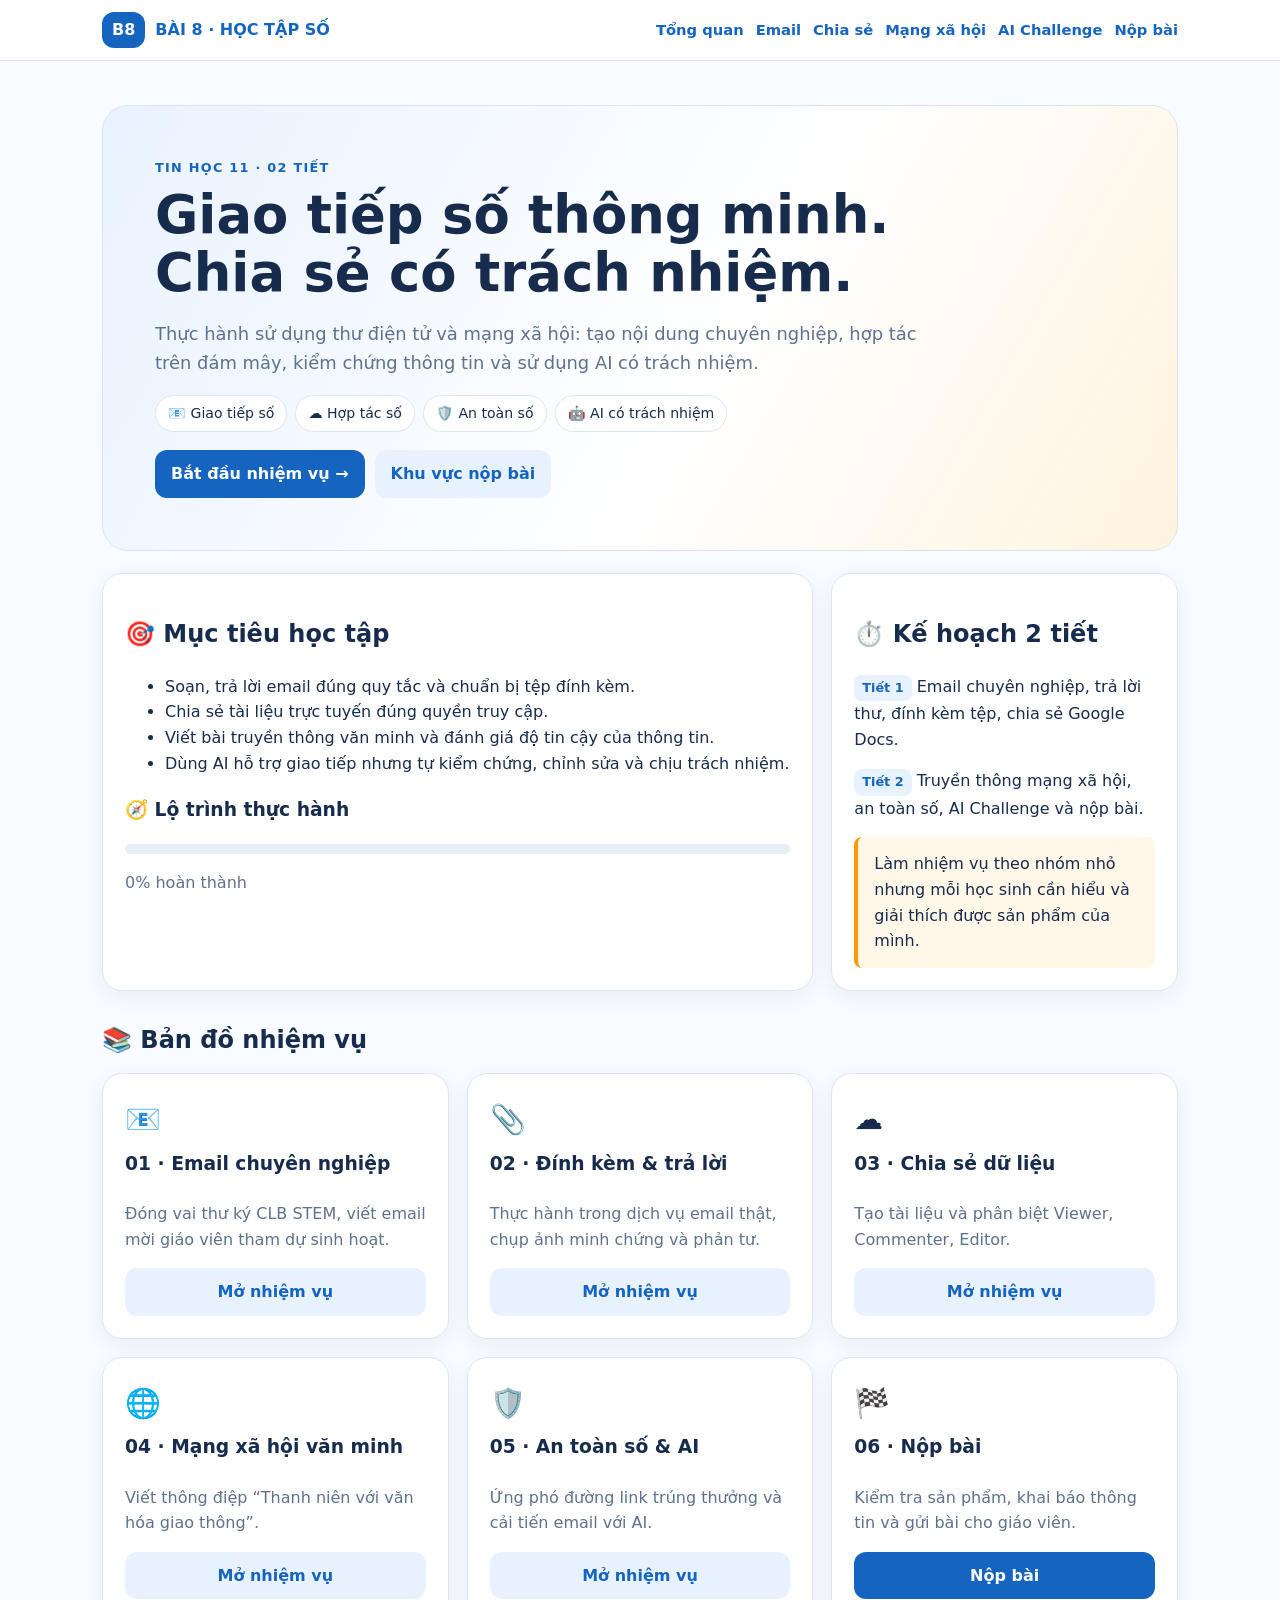
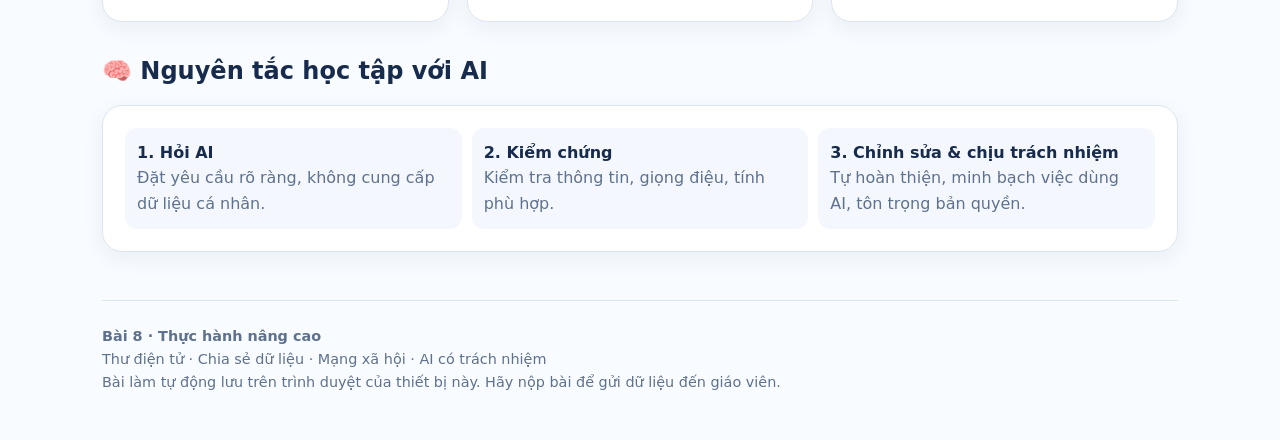
<file: index.html>
<!doctype html>
<html lang="vi"><head><meta charset="utf-8"><meta name="viewport" content="width=device-width,initial-scale=1"><meta name="theme-color" content="#1565C0"><title>Bài 8 - Thực hành nâng cao | Bài 8 Tin học 11</title><link rel="stylesheet" href="assets/style.css"><script src="assets/config.js"></script><script defer src="assets/app.js"></script></head><body>
<header class="topbar"><div class="nav"><a class="brand" href="index.html"><span class="brandmark">B8</span><span>BÀI 8 · HỌC TẬP SỐ</span></a><nav class="navlinks"><a href="index.html">Tổng quan</a><a href="mission1_email.html">Email</a><a href="mission3_share.html">Chia sẻ</a><a href="mission4_social.html">Mạng xã hội</a><a href="mission5_ai.html">AI Challenge</a><a href="submit.html">Nộp bài</a></nav></div></header>
<main class="wrap">
<section class="hero"><div class="eyebrow">TIN HỌC 11 · 02 TIẾT</div><h1>Giao tiếp số thông minh. Chia sẻ có trách nhiệm.</h1><p class="lead">Thực hành sử dụng thư điện tử và mạng xã hội: tạo nội dung chuyên nghiệp, hợp tác trên đám mây, kiểm chứng thông tin và sử dụng AI có trách nhiệm.</p><div class="pills"><span class="pill">📧 Giao tiếp số</span><span class="pill">☁️ Hợp tác số</span><span class="pill">🛡️ An toàn số</span><span class="pill">🤖 AI có trách nhiệm</span></div><div class="actions"><a class="btn" href="mission1_email.html">Bắt đầu nhiệm vụ →</a><a class="btn secondary" href="submit.html">Khu vực nộp bài</a></div></section>
<div class="grid"><section class="card span-8"><h2>🎯 Mục tiêu học tập</h2><ul><li>Soạn, trả lời email đúng quy tắc và chuẩn bị tệp đính kèm.</li><li>Chia sẻ tài liệu trực tuyến đúng quyền truy cập.</li><li>Viết bài truyền thông văn minh và đánh giá độ tin cậy của thông tin.</li><li>Dùng AI hỗ trợ giao tiếp nhưng tự kiểm chứng, chỉnh sửa và chịu trách nhiệm.</li></ul><h3>🧭 Lộ trình thực hành</h3><div class="progress"><div data-progress></div></div><p data-progress-text class="muted">0% hoàn thành</p></section><aside class="card span-4"><h2>⏱️ Kế hoạch 2 tiết</h2><p><span class="badge">Tiết 1</span> Email chuyên nghiệp, trả lời thư, đính kèm tệp, chia sẻ Google Docs.</p><p><span class="badge">Tiết 2</span> Truyền thông mạng xã hội, an toàn số, AI Challenge và nộp bài.</p><div class="notice">Làm nhiệm vụ theo nhóm nhỏ nhưng mỗi học sinh cần hiểu và giải thích được sản phẩm của mình.</div></aside></div>
<h2 class="section-title">📚 Bản đồ nhiệm vụ</h2><div class="grid">
<article class="card task-card span-4"><div class="task-icon">📧</div><h3>01 · Email chuyên nghiệp</h3><p>Đóng vai thư ký CLB STEM, viết email mời giáo viên tham dự sinh hoạt.</p><a class="btn secondary" href="mission1_email.html">Mở nhiệm vụ</a></article>
<article class="card task-card span-4"><div class="task-icon">📎</div><h3>02 · Đính kèm & trả lời</h3><p>Thực hành trong dịch vụ email thật, chụp ảnh minh chứng và phản tư.</p><a class="btn secondary" href="mission2_reply.html">Mở nhiệm vụ</a></article>
<article class="card task-card span-4"><div class="task-icon">☁️</div><h3>03 · Chia sẻ dữ liệu</h3><p>Tạo tài liệu và phân biệt Viewer, Commenter, Editor.</p><a class="btn secondary" href="mission3_share.html">Mở nhiệm vụ</a></article>
<article class="card task-card span-4"><div class="task-icon">🌐</div><h3>04 · Mạng xã hội văn minh</h3><p>Viết thông điệp “Thanh niên với văn hóa giao thông”.</p><a class="btn secondary" href="mission4_social.html">Mở nhiệm vụ</a></article>
<article class="card task-card span-4"><div class="task-icon">🛡️</div><h3>05 · An toàn số & AI</h3><p>Ứng phó đường link trúng thưởng và cải tiến email với AI.</p><a class="btn secondary" href="mission5_ai.html">Mở nhiệm vụ</a></article>
<article class="card task-card span-4"><div class="task-icon">🏁</div><h3>06 · Nộp bài</h3><p>Kiểm tra sản phẩm, khai báo thông tin và gửi bài cho giáo viên.</p><a class="btn" href="submit.html">Nộp bài</a></article></div>
<h2 class="section-title">🧠 Nguyên tắc học tập với AI</h2><div class="card"><div class="rubric"><div><strong>1. Hỏi AI</strong><br><span class="muted">Đặt yêu cầu rõ ràng, không cung cấp dữ liệu cá nhân.</span></div><div><strong>2. Kiểm chứng</strong><br><span class="muted">Kiểm tra thông tin, giọng điệu, tính phù hợp.</span></div><div><strong>3. Chỉnh sửa & chịu trách nhiệm</strong><br><span class="muted">Tự hoàn thiện, minh bạch việc dùng AI, tôn trọng bản quyền.</span></div></div></div>
<footer class="footer"><strong>Bài 8 · Thực hành nâng cao</strong><br>Thư điện tử · Chia sẻ dữ liệu · Mạng xã hội · AI có trách nhiệm<br><span class="small">Bài làm tự động lưu trên trình duyệt của thiết bị này. Hãy nộp bài để gửi dữ liệu đến giáo viên.</span></footer></main></body></html>
</file>
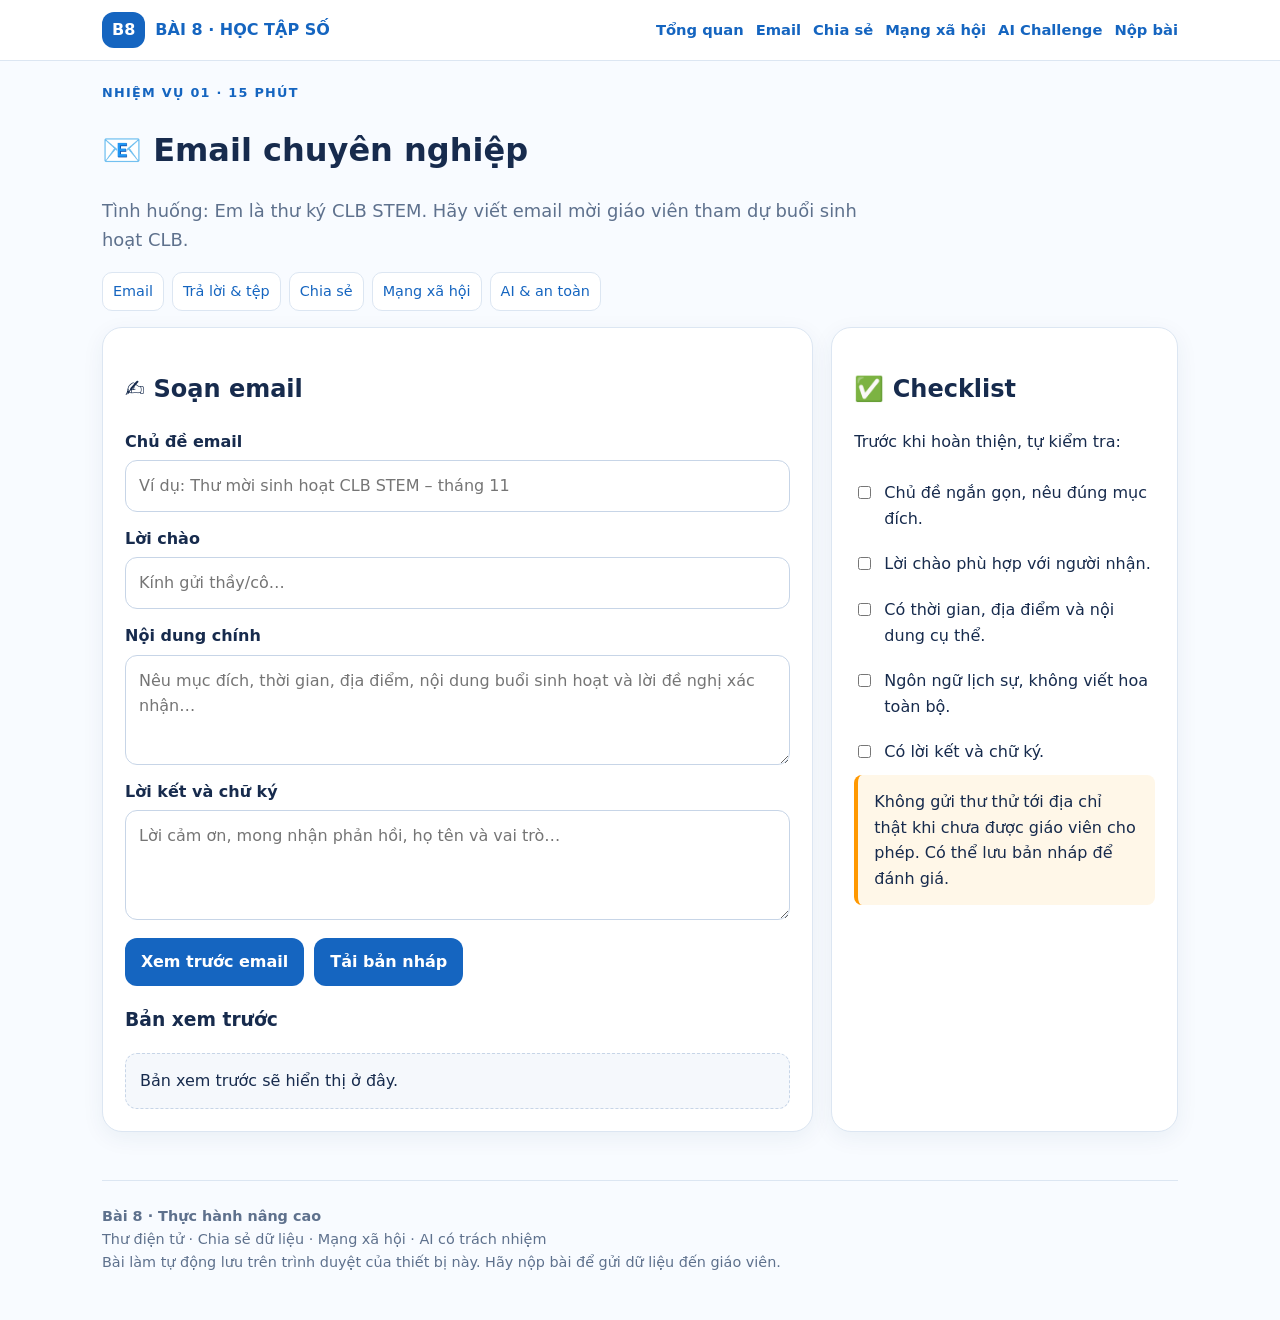
<file: mission1_email.html>
<!doctype html>
<html lang="vi"><head><meta charset="utf-8"><meta name="viewport" content="width=device-width,initial-scale=1"><meta name="theme-color" content="#1565C0"><title>Nhiệm vụ 1 - Email chuyên nghiệp | Bài 8 Tin học 11</title><link rel="stylesheet" href="assets/style.css"><script src="assets/config.js"></script><script defer src="assets/app.js"></script></head><body>
<header class="topbar"><div class="nav"><a class="brand" href="index.html"><span class="brandmark">B8</span><span>BÀI 8 · HỌC TẬP SỐ</span></a><nav class="navlinks"><a href="index.html">Tổng quan</a><a href="mission1_email.html">Email</a><a href="mission3_share.html">Chia sẻ</a><a href="mission4_social.html">Mạng xã hội</a><a href="mission5_ai.html">AI Challenge</a><a href="submit.html">Nộp bài</a></nav></div></header>
<main class="wrap">
<div class="eyebrow">NHIỆM VỤ 01 · 15 PHÚT</div><h1>📧 Email chuyên nghiệp</h1><p class="lead">Tình huống: Em là thư ký CLB STEM. Hãy viết email mời giáo viên tham dự buổi sinh hoạt CLB.</p>
<div class="mission-nav"><a href="mission1_email.html">Email</a><a href="mission2_reply.html">Trả lời & tệp</a><a href="mission3_share.html">Chia sẻ</a><a href="mission4_social.html">Mạng xã hội</a><a href="mission5_ai.html">AI & an toàn</a></div>
<div class="grid"><section class="card span-8"><h2>✍️ Soạn email</h2><div class="field"><label for="emailSubject">Chủ đề email</label><input id="emailSubject" data-save="emailSubject" placeholder="Ví dụ: Thư mời sinh hoạt CLB STEM – tháng 11"></div><div class="field"><label for="emailGreeting">Lời chào</label><input id="emailGreeting" data-save="emailGreeting" placeholder="Kính gửi thầy/cô…"></div><div class="field"><label for="emailBody">Nội dung chính</label><textarea id="emailBody" data-save="emailBody" placeholder="Nêu mục đích, thời gian, địa điểm, nội dung buổi sinh hoạt và lời đề nghị xác nhận…"></textarea></div><div class="field"><label for="emailClosing">Lời kết và chữ ký</label><textarea id="emailClosing" data-save="emailClosing" placeholder="Lời cảm ơn, mong nhận phản hồi, họ tên và vai trò…"></textarea></div><div class="actions"><button onclick="document.querySelector('#emailPreview').textContent='Chủ đề: '+document.querySelector('#emailSubject').value+'\n\n'+document.querySelector('#emailGreeting').value+'\n\n'+document.querySelector('#emailBody').value+'\n\n'+document.querySelector('#emailClosing').value">Xem trước email</button><button class="secondary" onclick="downloadText('email_moi_clb_stem.txt', 'Chủ đề: '+$('#emailSubject').value+'\n\n'+$('#emailGreeting').value+'\n\n'+$('#emailBody').value+'\n\n'+$('#emailClosing').value)">Tải bản nháp</button></div><h3>Bản xem trước</h3><div class="preview" id="emailPreview">Bản xem trước sẽ hiển thị ở đây.</div></section>
<aside class="card span-4"><h2>✅ Checklist</h2><p>Trước khi hoàn thiện, tự kiểm tra:</p><label class="checkrow"><input type="checkbox"> Chủ đề ngắn gọn, nêu đúng mục đích.</label><label class="checkrow"><input type="checkbox"> Lời chào phù hợp với người nhận.</label><label class="checkrow"><input type="checkbox"> Có thời gian, địa điểm và nội dung cụ thể.</label><label class="checkrow"><input type="checkbox"> Ngôn ngữ lịch sự, không viết hoa toàn bộ.</label><label class="checkrow"><input type="checkbox"> Có lời kết và chữ ký.</label><div class="notice">Không gửi thư thử tới địa chỉ thật khi chưa được giáo viên cho phép. Có thể lưu bản nháp để đánh giá.</div></aside></div>
<footer class="footer"><strong>Bài 8 · Thực hành nâng cao</strong><br>Thư điện tử · Chia sẻ dữ liệu · Mạng xã hội · AI có trách nhiệm<br><span class="small">Bài làm tự động lưu trên trình duyệt của thiết bị này. Hãy nộp bài để gửi dữ liệu đến giáo viên.</span></footer></main></body></html>
</file>
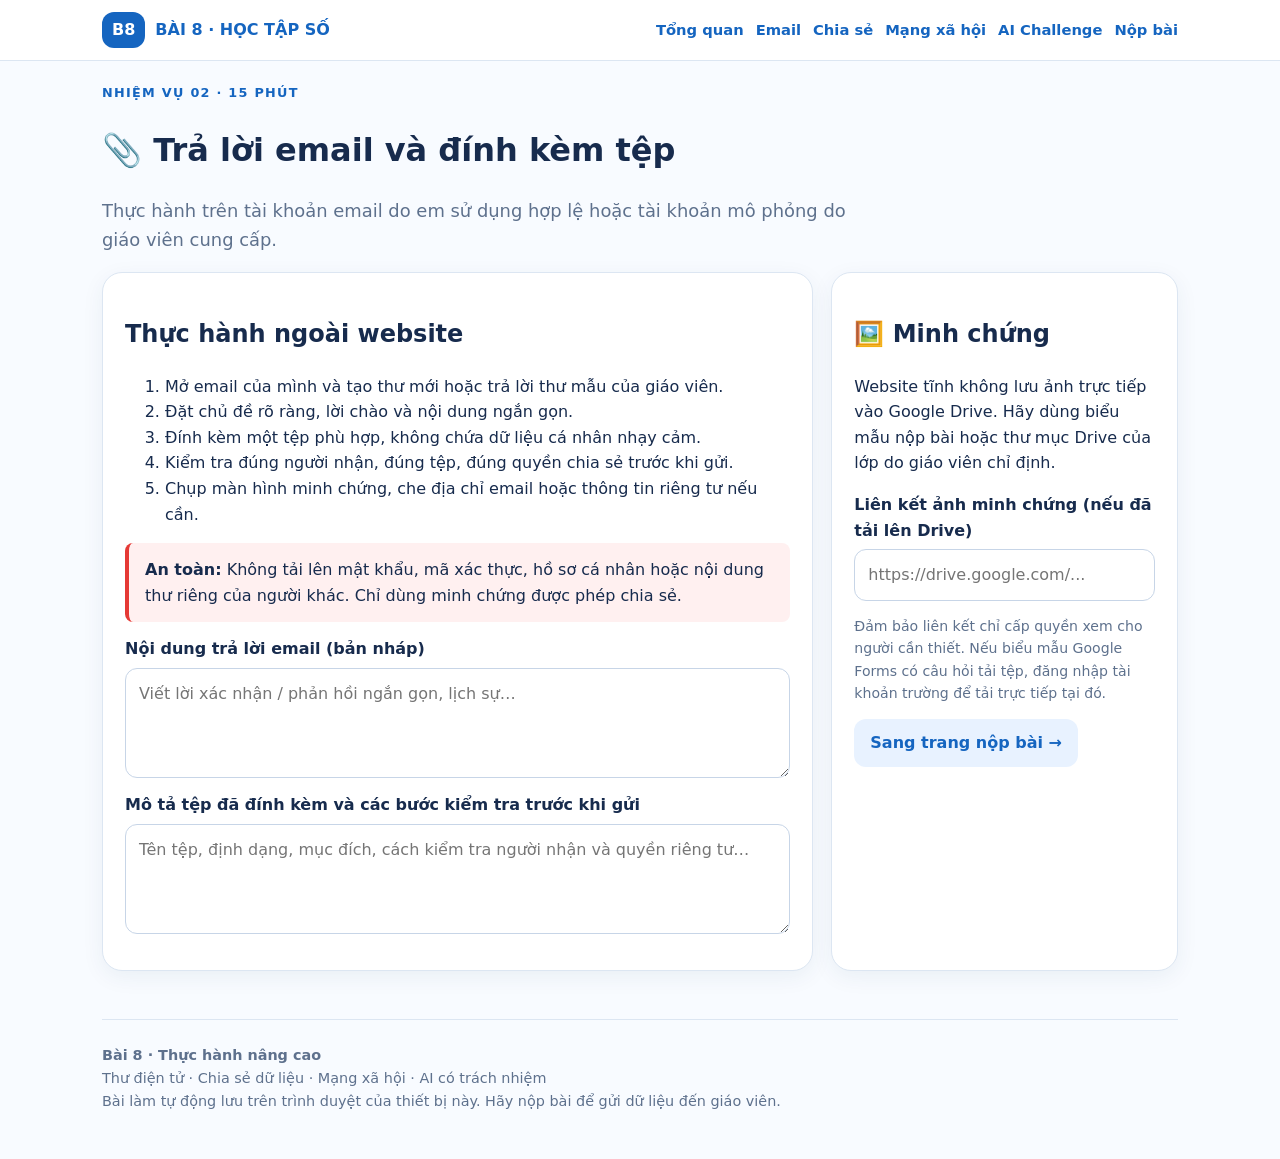
<file: mission2_reply.html>
<!doctype html>
<html lang="vi"><head><meta charset="utf-8"><meta name="viewport" content="width=device-width,initial-scale=1"><meta name="theme-color" content="#1565C0"><title>Nhiệm vụ 2 - Trả lời và đính kèm tệp | Bài 8 Tin học 11</title><link rel="stylesheet" href="assets/style.css"><script src="assets/config.js"></script><script defer src="assets/app.js"></script></head><body>
<header class="topbar"><div class="nav"><a class="brand" href="index.html"><span class="brandmark">B8</span><span>BÀI 8 · HỌC TẬP SỐ</span></a><nav class="navlinks"><a href="index.html">Tổng quan</a><a href="mission1_email.html">Email</a><a href="mission3_share.html">Chia sẻ</a><a href="mission4_social.html">Mạng xã hội</a><a href="mission5_ai.html">AI Challenge</a><a href="submit.html">Nộp bài</a></nav></div></header>
<main class="wrap">
<div class="eyebrow">NHIỆM VỤ 02 · 15 PHÚT</div><h1>📎 Trả lời email và đính kèm tệp</h1><p class="lead">Thực hành trên tài khoản email do em sử dụng hợp lệ hoặc tài khoản mô phỏng do giáo viên cung cấp.</p>
<div class="grid"><section class="card span-8"><h2>Thực hành ngoài website</h2><ol><li>Mở email của mình và tạo thư mới hoặc trả lời thư mẫu của giáo viên.</li><li>Đặt chủ đề rõ ràng, lời chào và nội dung ngắn gọn.</li><li>Đính kèm một tệp phù hợp, không chứa dữ liệu cá nhân nhạy cảm.</li><li>Kiểm tra đúng người nhận, đúng tệp, đúng quyền chia sẻ trước khi gửi.</li><li>Chụp màn hình minh chứng, che địa chỉ email hoặc thông tin riêng tư nếu cần.</li></ol><div class="notice danger-note"><strong>An toàn:</strong> Không tải lên mật khẩu, mã xác thực, hồ sơ cá nhân hoặc nội dung thư riêng của người khác. Chỉ dùng minh chứng được phép chia sẻ.</div>
<div class="field"><label for="replyText">Nội dung trả lời email (bản nháp)</label><textarea id="replyText" data-save="replyText" placeholder="Viết lời xác nhận / phản hồi ngắn gọn, lịch sự…"></textarea></div><div class="field"><label for="attachmentReflection">Mô tả tệp đã đính kèm và các bước kiểm tra trước khi gửi</label><textarea id="attachmentReflection" data-save="attachmentReflection" placeholder="Tên tệp, định dạng, mục đích, cách kiểm tra người nhận và quyền riêng tư…"></textarea></div></section>
<aside class="card span-4"><h2>🖼️ Minh chứng</h2><p>Website tĩnh không lưu ảnh trực tiếp vào Google Drive. Hãy dùng biểu mẫu nộp bài hoặc thư mục Drive của lớp do giáo viên chỉ định.</p><div class="field"><label for="evidenceNote">Liên kết ảnh minh chứng (nếu đã tải lên Drive)</label><input id="evidenceNote" data-save="evidenceNote" placeholder="https://drive.google.com/..."></div><p class="filehint">Đảm bảo liên kết chỉ cấp quyền xem cho người cần thiết. Nếu biểu mẫu Google Forms có câu hỏi tải tệp, đăng nhập tài khoản trường để tải trực tiếp tại đó.</p><a class="btn secondary" href="submit.html">Sang trang nộp bài →</a></aside></div>
<footer class="footer"><strong>Bài 8 · Thực hành nâng cao</strong><br>Thư điện tử · Chia sẻ dữ liệu · Mạng xã hội · AI có trách nhiệm<br><span class="small">Bài làm tự động lưu trên trình duyệt của thiết bị này. Hãy nộp bài để gửi dữ liệu đến giáo viên.</span></footer></main></body></html>
</file>
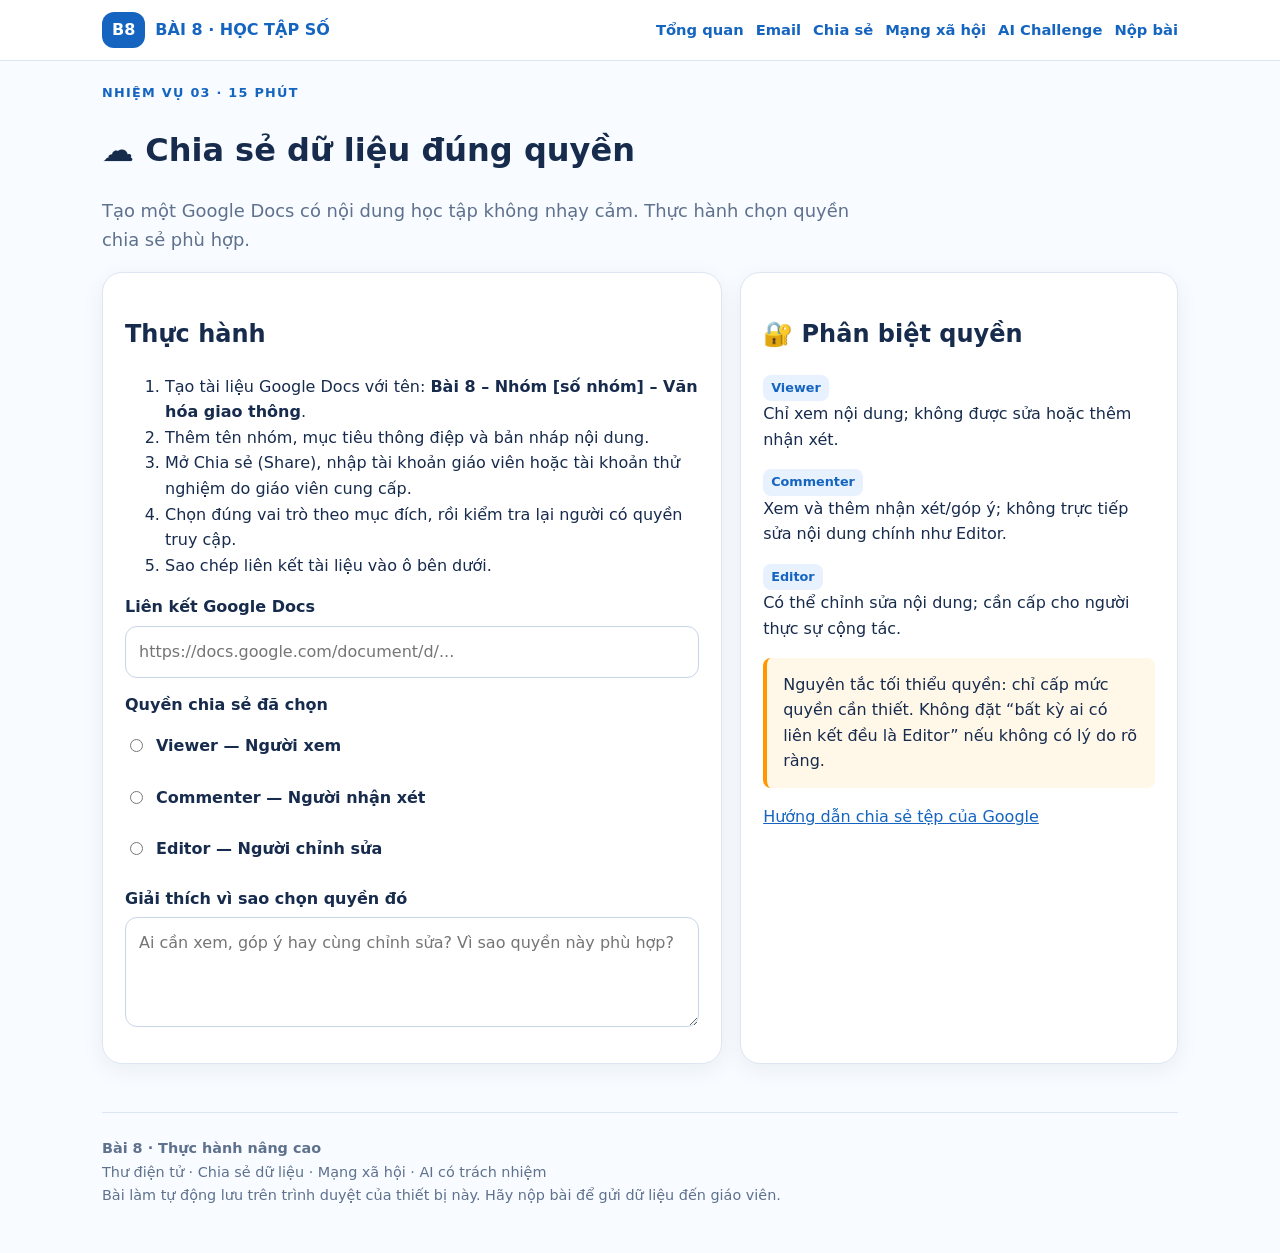
<file: mission3_share.html>
<!doctype html>
<html lang="vi"><head><meta charset="utf-8"><meta name="viewport" content="width=device-width,initial-scale=1"><meta name="theme-color" content="#1565C0"><title>Nhiệm vụ 3 - Chia sẻ dữ liệu | Bài 8 Tin học 11</title><link rel="stylesheet" href="assets/style.css"><script src="assets/config.js"></script><script defer src="assets/app.js"></script></head><body>
<header class="topbar"><div class="nav"><a class="brand" href="index.html"><span class="brandmark">B8</span><span>BÀI 8 · HỌC TẬP SỐ</span></a><nav class="navlinks"><a href="index.html">Tổng quan</a><a href="mission1_email.html">Email</a><a href="mission3_share.html">Chia sẻ</a><a href="mission4_social.html">Mạng xã hội</a><a href="mission5_ai.html">AI Challenge</a><a href="submit.html">Nộp bài</a></nav></div></header>
<main class="wrap">
<div class="eyebrow">NHIỆM VỤ 03 · 15 PHÚT</div><h1>☁️ Chia sẻ dữ liệu đúng quyền</h1><p class="lead">Tạo một Google Docs có nội dung học tập không nhạy cảm. Thực hành chọn quyền chia sẻ phù hợp.</p>
<div class="grid"><section class="card span-7"><h2>Thực hành</h2><ol><li>Tạo tài liệu Google Docs với tên: <strong>Bài 8 – Nhóm [số nhóm] – Văn hóa giao thông</strong>.</li><li>Thêm tên nhóm, mục tiêu thông điệp và bản nháp nội dung.</li><li>Mở Chia sẻ (Share), nhập tài khoản giáo viên hoặc tài khoản thử nghiệm do giáo viên cung cấp.</li><li>Chọn đúng vai trò theo mục đích, rồi kiểm tra lại người có quyền truy cập.</li><li>Sao chép liên kết tài liệu vào ô bên dưới.</li></ol><div class="field"><label>Liên kết Google Docs</label><input data-save="docLink" placeholder="https://docs.google.com/document/d/..."></div><div class="field"><label>Quyền chia sẻ đã chọn</label><label class="checkrow"><input type="radio" name="shareRole" data-save="shareRole" value="Viewer">Viewer — Người xem</label><label class="checkrow"><input type="radio" name="shareRole" data-save="shareRole" value="Commenter">Commenter — Người nhận xét</label><label class="checkrow"><input type="radio" name="shareRole" data-save="shareRole" value="Editor">Editor — Người chỉnh sửa</label></div><div class="field"><label>Giải thích vì sao chọn quyền đó</label><textarea data-save="shareExplain" placeholder="Ai cần xem, góp ý hay cùng chỉnh sửa? Vì sao quyền này phù hợp?"></textarea></div></section>
<aside class="card span-5"><h2>🔐 Phân biệt quyền</h2><p><span class="badge">Viewer</span><br>Chỉ xem nội dung; không được sửa hoặc thêm nhận xét.</p><p><span class="badge">Commenter</span><br>Xem và thêm nhận xét/góp ý; không trực tiếp sửa nội dung chính như Editor.</p><p><span class="badge">Editor</span><br>Có thể chỉnh sửa nội dung; cần cấp cho người thực sự cộng tác.</p><div class="notice">Nguyên tắc tối thiểu quyền: chỉ cấp mức quyền cần thiết. Không đặt “bất kỳ ai có liên kết đều là Editor” nếu không có lý do rõ ràng.</div><p><a href="https://support.google.com/docs/answer/2494822?hl=vi" target="_blank" rel="noopener">Hướng dẫn chia sẻ tệp của Google</a></p></aside></div>
<footer class="footer"><strong>Bài 8 · Thực hành nâng cao</strong><br>Thư điện tử · Chia sẻ dữ liệu · Mạng xã hội · AI có trách nhiệm<br><span class="small">Bài làm tự động lưu trên trình duyệt của thiết bị này. Hãy nộp bài để gửi dữ liệu đến giáo viên.</span></footer></main></body></html>
</file>
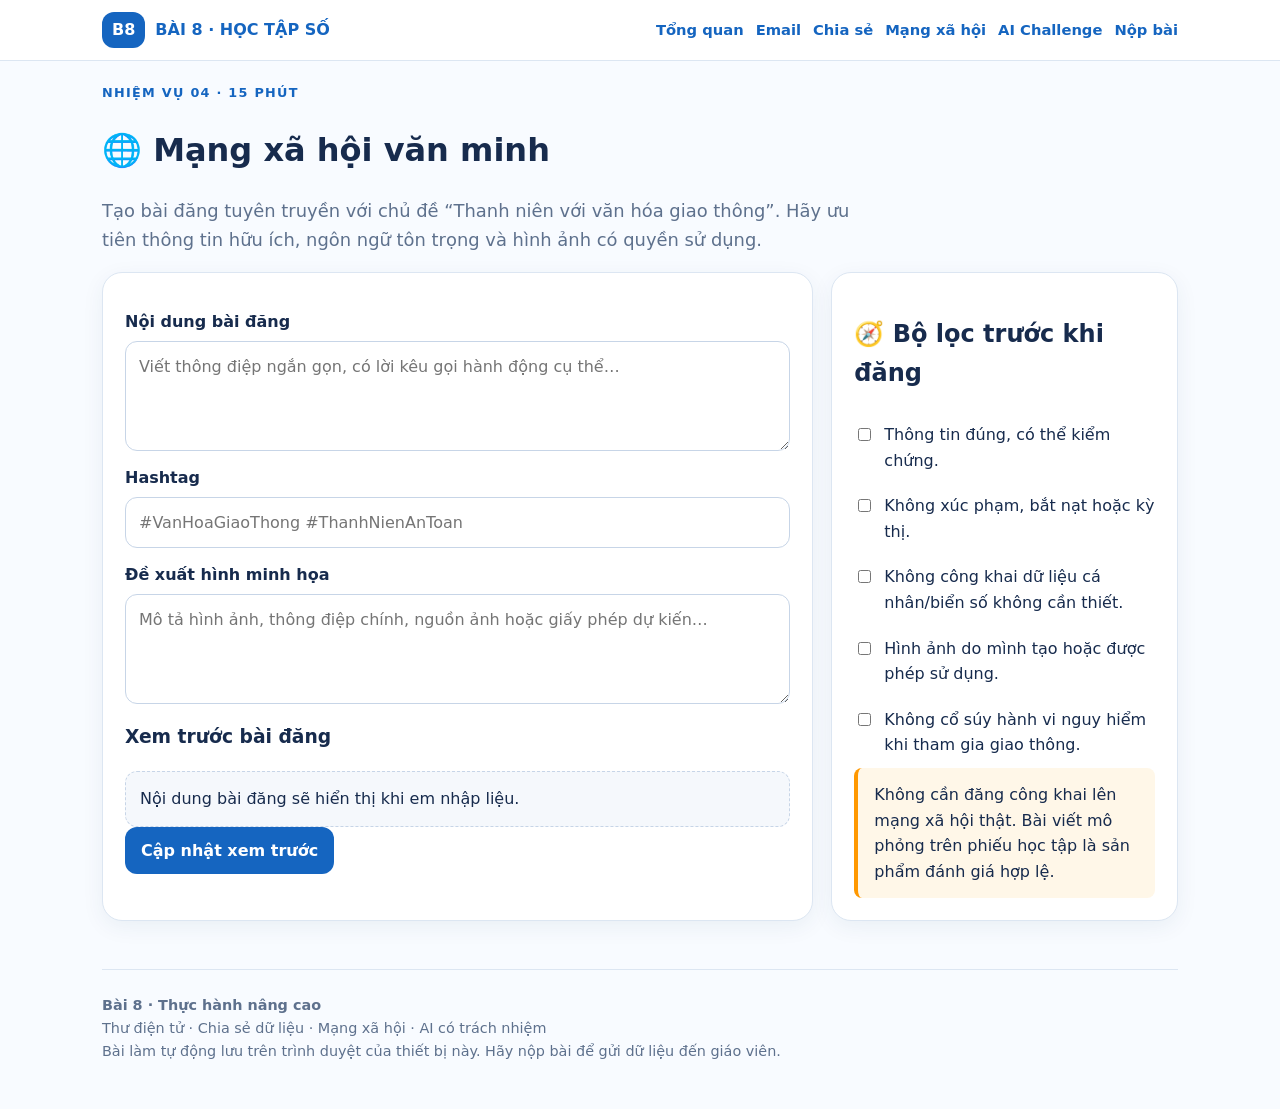
<file: mission4_social.html>
<!doctype html>
<html lang="vi"><head><meta charset="utf-8"><meta name="viewport" content="width=device-width,initial-scale=1"><meta name="theme-color" content="#1565C0"><title>Nhiệm vụ 4 - Mạng xã hội văn minh | Bài 8 Tin học 11</title><link rel="stylesheet" href="assets/style.css"><script src="assets/config.js"></script><script defer src="assets/app.js"></script></head><body>
<header class="topbar"><div class="nav"><a class="brand" href="index.html"><span class="brandmark">B8</span><span>BÀI 8 · HỌC TẬP SỐ</span></a><nav class="navlinks"><a href="index.html">Tổng quan</a><a href="mission1_email.html">Email</a><a href="mission3_share.html">Chia sẻ</a><a href="mission4_social.html">Mạng xã hội</a><a href="mission5_ai.html">AI Challenge</a><a href="submit.html">Nộp bài</a></nav></div></header>
<main class="wrap">
<div class="eyebrow">NHIỆM VỤ 04 · 15 PHÚT</div><h1>🌐 Mạng xã hội văn minh</h1><p class="lead">Tạo bài đăng tuyên truyền với chủ đề “Thanh niên với văn hóa giao thông”. Hãy ưu tiên thông tin hữu ích, ngôn ngữ tôn trọng và hình ảnh có quyền sử dụng.</p>
<div class="grid"><section class="card span-8"><div class="field"><label>Nội dung bài đăng</label><textarea data-save="socialPost" placeholder="Viết thông điệp ngắn gọn, có lời kêu gọi hành động cụ thể…"></textarea></div><div class="field"><label>Hashtag</label><input data-save="socialHashtags" placeholder="#VanHoaGiaoThong #ThanhNienAnToan"></div><div class="field"><label>Đề xuất hình minh họa</label><textarea data-save="socialImage" placeholder="Mô tả hình ảnh, thông điệp chính, nguồn ảnh hoặc giấy phép dự kiến…"></textarea></div><h3>Xem trước bài đăng</h3><div class="preview" id="socialPreview">Nội dung bài đăng sẽ hiển thị khi em nhập liệu.</div><button onclick="$('#socialPreview').textContent=$('[data-save=socialPost]').value+'\n\n'+$('[data-save=socialHashtags]').value+'\n\n[Hình minh họa] '+$('[data-save=socialImage]').value">Cập nhật xem trước</button></section>
<aside class="card span-4"><h2>🧭 Bộ lọc trước khi đăng</h2><label class="checkrow"><input type="checkbox"> Thông tin đúng, có thể kiểm chứng.</label><label class="checkrow"><input type="checkbox"> Không xúc phạm, bắt nạt hoặc kỳ thị.</label><label class="checkrow"><input type="checkbox"> Không công khai dữ liệu cá nhân/biển số không cần thiết.</label><label class="checkrow"><input type="checkbox"> Hình ảnh do mình tạo hoặc được phép sử dụng.</label><label class="checkrow"><input type="checkbox"> Không cổ súy hành vi nguy hiểm khi tham gia giao thông.</label><div class="notice">Không cần đăng công khai lên mạng xã hội thật. Bài viết mô phỏng trên phiếu học tập là sản phẩm đánh giá hợp lệ.</div></aside></div>
<footer class="footer"><strong>Bài 8 · Thực hành nâng cao</strong><br>Thư điện tử · Chia sẻ dữ liệu · Mạng xã hội · AI có trách nhiệm<br><span class="small">Bài làm tự động lưu trên trình duyệt của thiết bị này. Hãy nộp bài để gửi dữ liệu đến giáo viên.</span></footer></main></body></html>
</file>
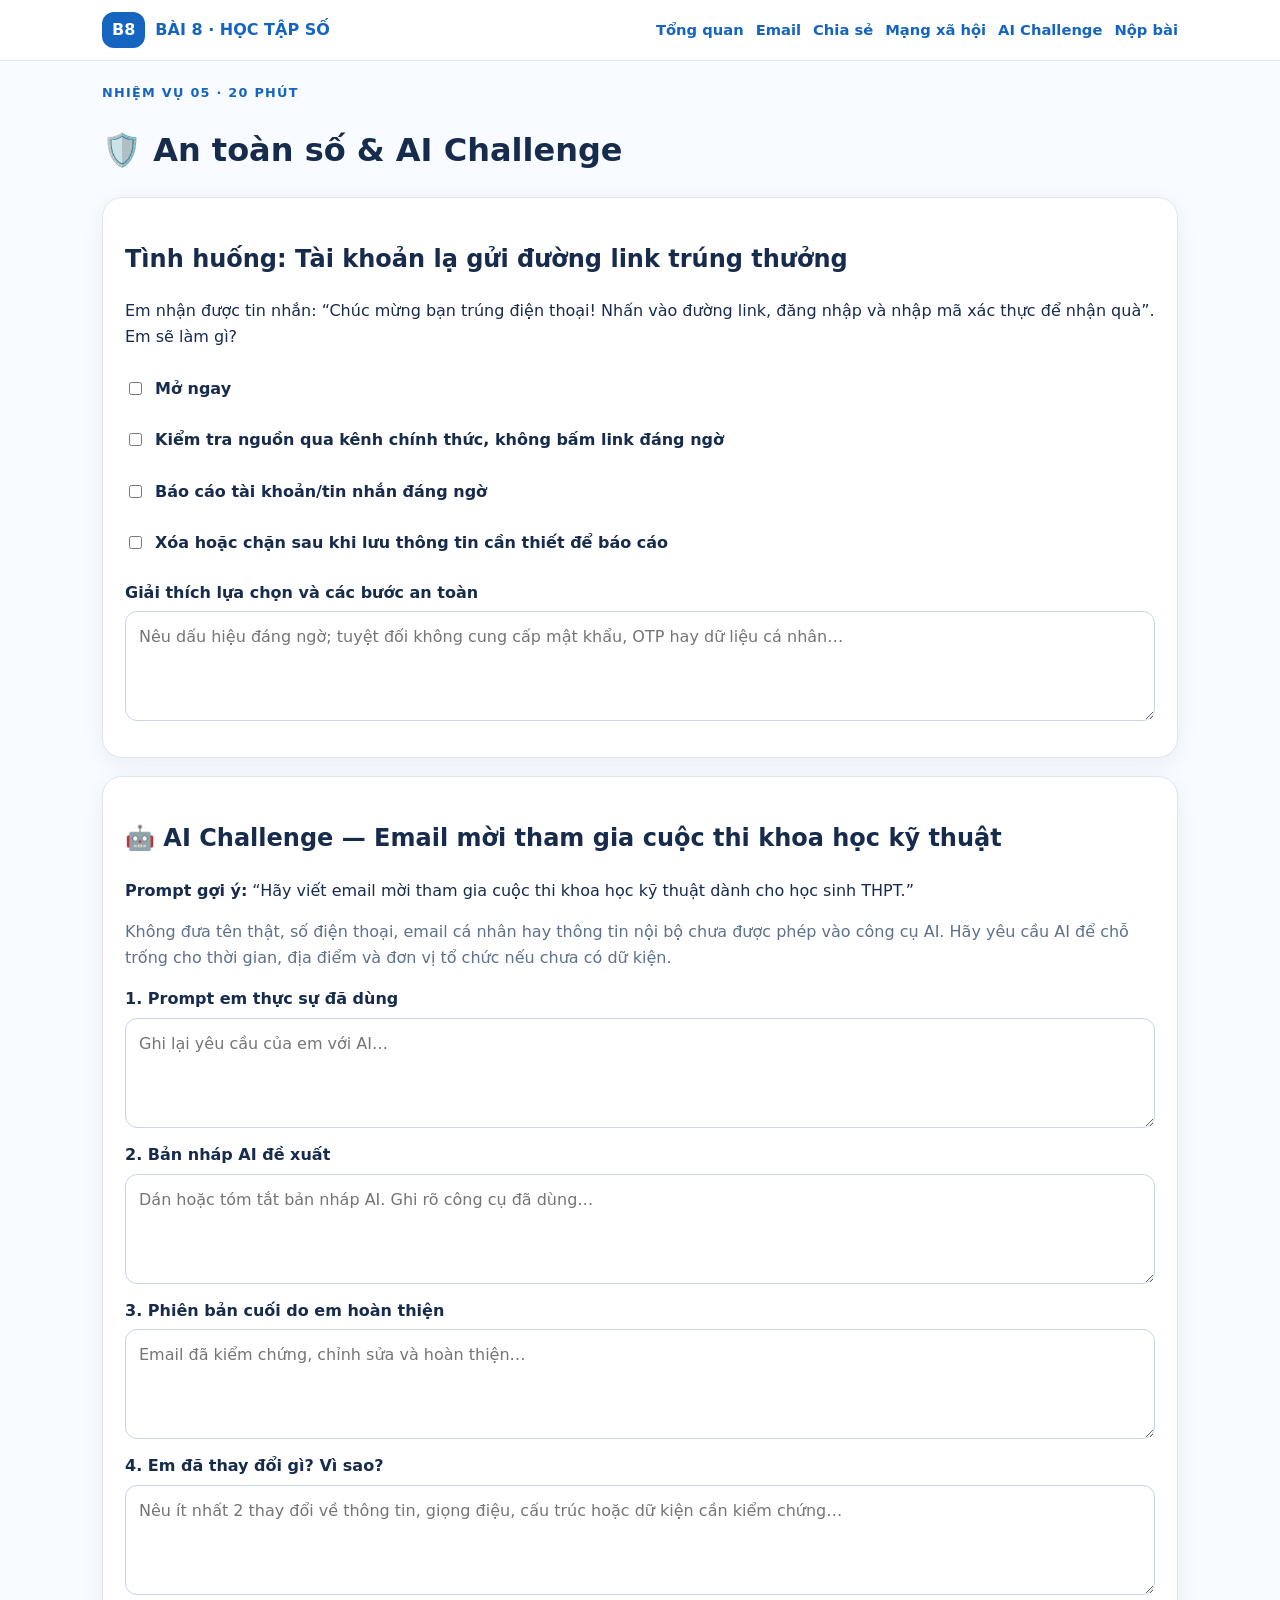
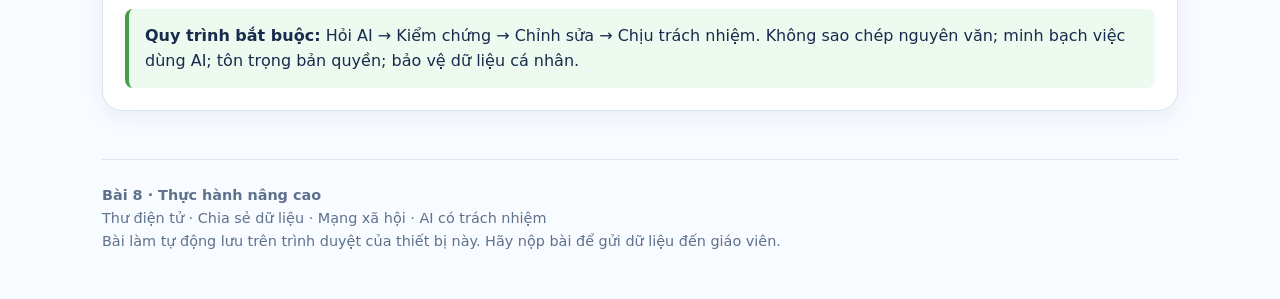
<file: mission5_ai.html>
<!doctype html>
<html lang="vi"><head><meta charset="utf-8"><meta name="viewport" content="width=device-width,initial-scale=1"><meta name="theme-color" content="#1565C0"><title>Nhiệm vụ 5 - An toàn số và AI | Bài 8 Tin học 11</title><link rel="stylesheet" href="assets/style.css"><script src="assets/config.js"></script><script defer src="assets/app.js"></script></head><body>
<header class="topbar"><div class="nav"><a class="brand" href="index.html"><span class="brandmark">B8</span><span>BÀI 8 · HỌC TẬP SỐ</span></a><nav class="navlinks"><a href="index.html">Tổng quan</a><a href="mission1_email.html">Email</a><a href="mission3_share.html">Chia sẻ</a><a href="mission4_social.html">Mạng xã hội</a><a href="mission5_ai.html">AI Challenge</a><a href="submit.html">Nộp bài</a></nav></div></header>
<main class="wrap">
<div class="eyebrow">NHIỆM VỤ 05 · 20 PHÚT</div><h1>🛡️ An toàn số & AI Challenge</h1><section class="card"><h2>Tình huống: Tài khoản lạ gửi đường link trúng thưởng</h2><p>Em nhận được tin nhắn: “Chúc mừng bạn trúng điện thoại! Nhấn vào đường link, đăng nhập và nhập mã xác thực để nhận quà”. Em sẽ làm gì?</p><div class="field"><label class="checkrow"><input type="checkbox" data-save-check="safetyChoices" value="Mở ngay"> Mở ngay</label><label class="checkrow"><input type="checkbox" data-save-check="safetyChoices" value="Kiểm tra nguồn"> Kiểm tra nguồn qua kênh chính thức, không bấm link đáng ngờ</label><label class="checkrow"><input type="checkbox" data-save-check="safetyChoices" value="Báo cáo"> Báo cáo tài khoản/tin nhắn đáng ngờ</label><label class="checkrow"><input type="checkbox" data-save-check="safetyChoices" value="Xóa"> Xóa hoặc chặn sau khi lưu thông tin cần thiết để báo cáo</label></div><div class="field"><label>Giải thích lựa chọn và các bước an toàn</label><textarea data-save="safetyReason" placeholder="Nêu dấu hiệu đáng ngờ; tuyệt đối không cung cấp mật khẩu, OTP hay dữ liệu cá nhân…"></textarea></div></section>
<section class="card" style="margin-top:18px"><h2>🤖 AI Challenge — Email mời tham gia cuộc thi khoa học kỹ thuật</h2><p><strong>Prompt gợi ý:</strong> “Hãy viết email mời tham gia cuộc thi khoa học kỹ thuật dành cho học sinh THPT.”</p><p class="muted">Không đưa tên thật, số điện thoại, email cá nhân hay thông tin nội bộ chưa được phép vào công cụ AI. Hãy yêu cầu AI để chỗ trống cho thời gian, địa điểm và đơn vị tổ chức nếu chưa có dữ kiện.</p><div class="field"><label>1. Prompt em thực sự đã dùng</label><textarea data-save="aiPrompt" placeholder="Ghi lại yêu cầu của em với AI…"></textarea></div><div class="field"><label>2. Bản nháp AI đề xuất</label><textarea data-save="aiDraft" placeholder="Dán hoặc tóm tắt bản nháp AI. Ghi rõ công cụ đã dùng…"></textarea></div><div class="field"><label>3. Phiên bản cuối do em hoàn thiện</label><textarea data-save="aiFinal" placeholder="Email đã kiểm chứng, chỉnh sửa và hoàn thiện…"></textarea></div><div class="field"><label>4. Em đã thay đổi gì? Vì sao?</label><textarea data-save="aiChanges" placeholder="Nêu ít nhất 2 thay đổi về thông tin, giọng điệu, cấu trúc hoặc dữ kiện cần kiểm chứng…"></textarea></div><div class="notice success-note"><strong>Quy trình bắt buộc:</strong> Hỏi AI → Kiểm chứng → Chỉnh sửa → Chịu trách nhiệm. Không sao chép nguyên văn; minh bạch việc dùng AI; tôn trọng bản quyền; bảo vệ dữ liệu cá nhân.</div></section>
<footer class="footer"><strong>Bài 8 · Thực hành nâng cao</strong><br>Thư điện tử · Chia sẻ dữ liệu · Mạng xã hội · AI có trách nhiệm<br><span class="small">Bài làm tự động lưu trên trình duyệt của thiết bị này. Hãy nộp bài để gửi dữ liệu đến giáo viên.</span></footer></main></body></html>
</file>
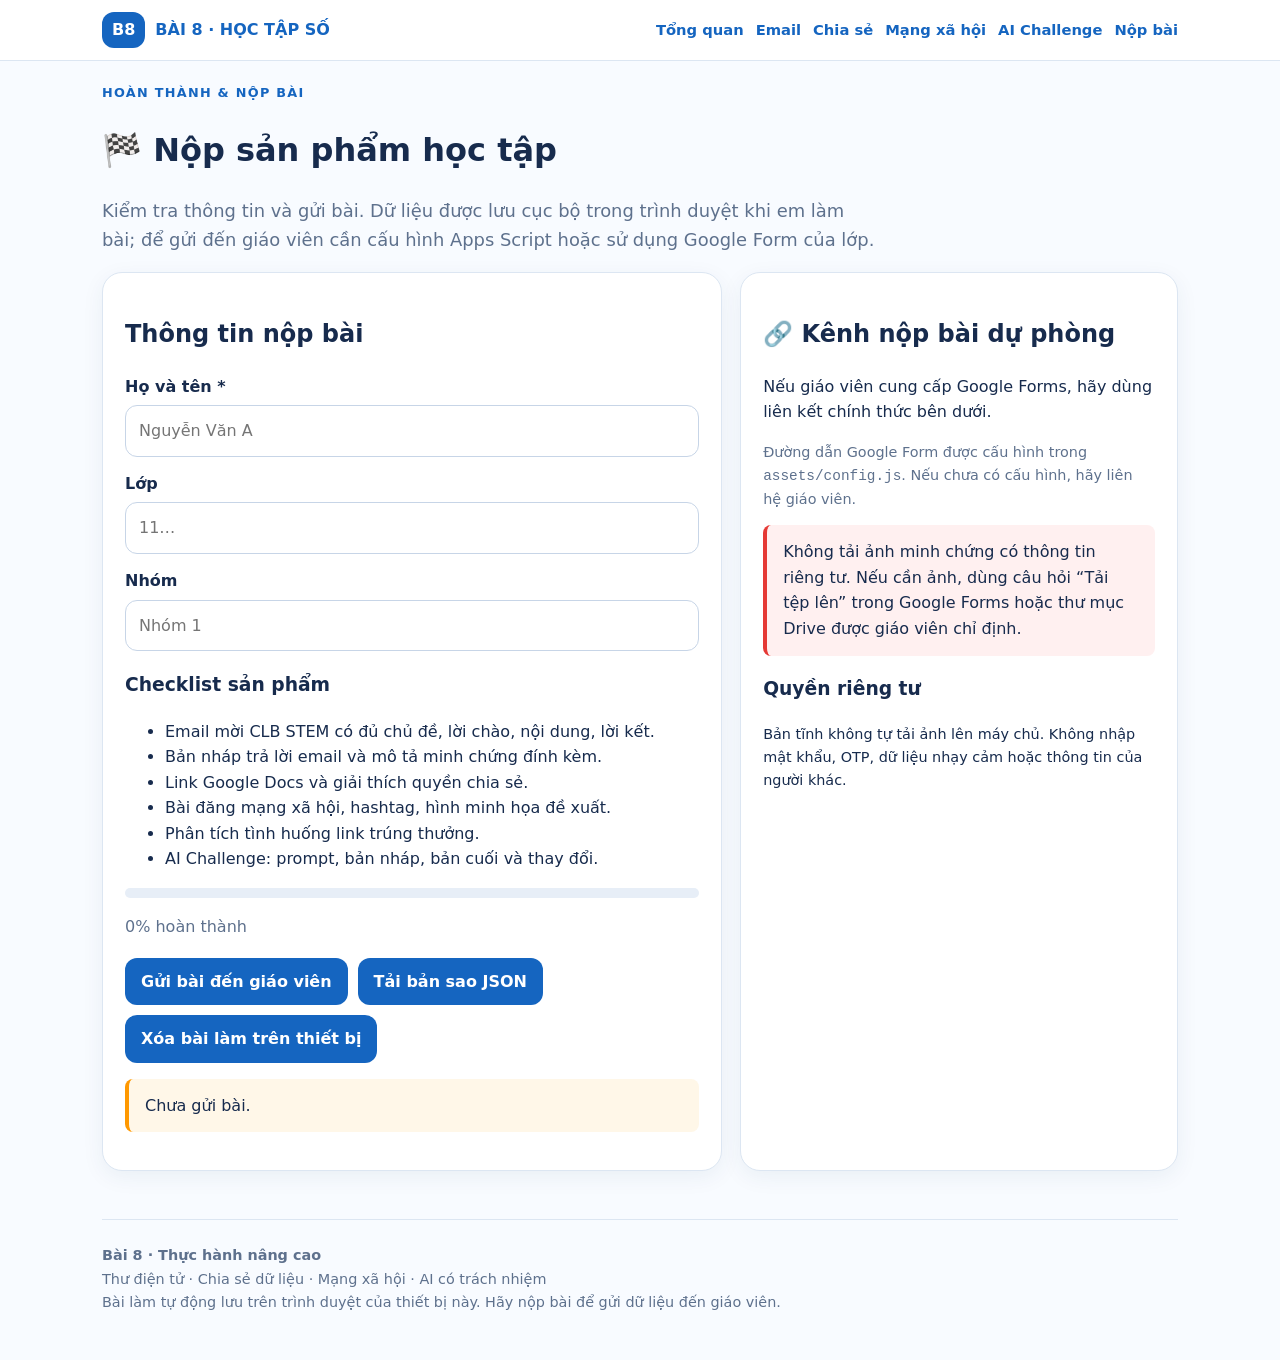
<file: submit.html>
<!doctype html>
<html lang="vi"><head><meta charset="utf-8"><meta name="viewport" content="width=device-width,initial-scale=1"><meta name="theme-color" content="#1565C0"><title>Nộp bài | Bài 8 Tin học 11</title><link rel="stylesheet" href="assets/style.css"><script src="assets/config.js"></script><script defer src="assets/app.js"></script></head><body>
<header class="topbar"><div class="nav"><a class="brand" href="index.html"><span class="brandmark">B8</span><span>BÀI 8 · HỌC TẬP SỐ</span></a><nav class="navlinks"><a href="index.html">Tổng quan</a><a href="mission1_email.html">Email</a><a href="mission3_share.html">Chia sẻ</a><a href="mission4_social.html">Mạng xã hội</a><a href="mission5_ai.html">AI Challenge</a><a href="submit.html">Nộp bài</a></nav></div></header>
<main class="wrap">
<div class="eyebrow">HOÀN THÀNH & NỘP BÀI</div><h1>🏁 Nộp sản phẩm học tập</h1><p class="lead">Kiểm tra thông tin và gửi bài. Dữ liệu được lưu cục bộ trong trình duyệt khi em làm bài; để gửi đến giáo viên cần cấu hình Apps Script hoặc sử dụng Google Form của lớp.</p>
<div class="grid"><section class="card span-7"><h2>Thông tin nộp bài</h2><div class="field"><label>Họ và tên *</label><input id="studentName" data-save="studentName" required placeholder="Nguyễn Văn A"></div><div class="field"><label>Lớp</label><input id="className" data-save="className" placeholder="11…"></div><div class="field"><label>Nhóm</label><input id="groupName" data-save="groupName" placeholder="Nhóm 1"></div><h3>Checklist sản phẩm</h3><ul><li>Email mời CLB STEM có đủ chủ đề, lời chào, nội dung, lời kết.</li><li>Bản nháp trả lời email và mô tả minh chứng đính kèm.</li><li>Link Google Docs và giải thích quyền chia sẻ.</li><li>Bài đăng mạng xã hội, hashtag, hình minh họa đề xuất.</li><li>Phân tích tình huống link trúng thưởng.</li><li>AI Challenge: prompt, bản nháp, bản cuối và thay đổi.</li></ul><div class="progress"><div data-progress></div></div><p data-progress-text class="muted">Tiến độ</p><div class="actions"><button data-action="submit">Gửi bài đến giáo viên</button><button class="secondary" data-action="export">Tải bản sao JSON</button><button class="secondary" data-action="clear">Xóa bài làm trên thiết bị</button></div><p id="submitStatus" role="status" aria-live="polite" class="notice" style="margin-top:16px">Chưa gửi bài.</p></section>
<aside class="card span-5"><h2>🔗 Kênh nộp bài dự phòng</h2><p>Nếu giáo viên cung cấp Google Forms, hãy dùng liên kết chính thức bên dưới.</p><a id="googleFormLink" class="btn secondary hidden" href="#" target="_blank" rel="noopener">Mở Google Forms</a><p class="small muted">Đường dẫn Google Form được cấu hình trong <code>assets/config.js</code>. Nếu chưa có cấu hình, hãy liên hệ giáo viên.</p><div class="notice danger-note">Không tải ảnh minh chứng có thông tin riêng tư. Nếu cần ảnh, dùng câu hỏi “Tải tệp lên” trong Google Forms hoặc thư mục Drive được giáo viên chỉ định.</div><h3>Quyền riêng tư</h3><p class="small">Bản tĩnh không tự tải ảnh lên máy chủ. Không nhập mật khẩu, OTP, dữ liệu nhạy cảm hoặc thông tin của người khác.</p></aside></div>
<footer class="footer"><strong>Bài 8 · Thực hành nâng cao</strong><br>Thư điện tử · Chia sẻ dữ liệu · Mạng xã hội · AI có trách nhiệm<br><span class="small">Bài làm tự động lưu trên trình duyệt của thiết bị này. Hãy nộp bài để gửi dữ liệu đến giáo viên.</span></footer></main></body></html>
</file>
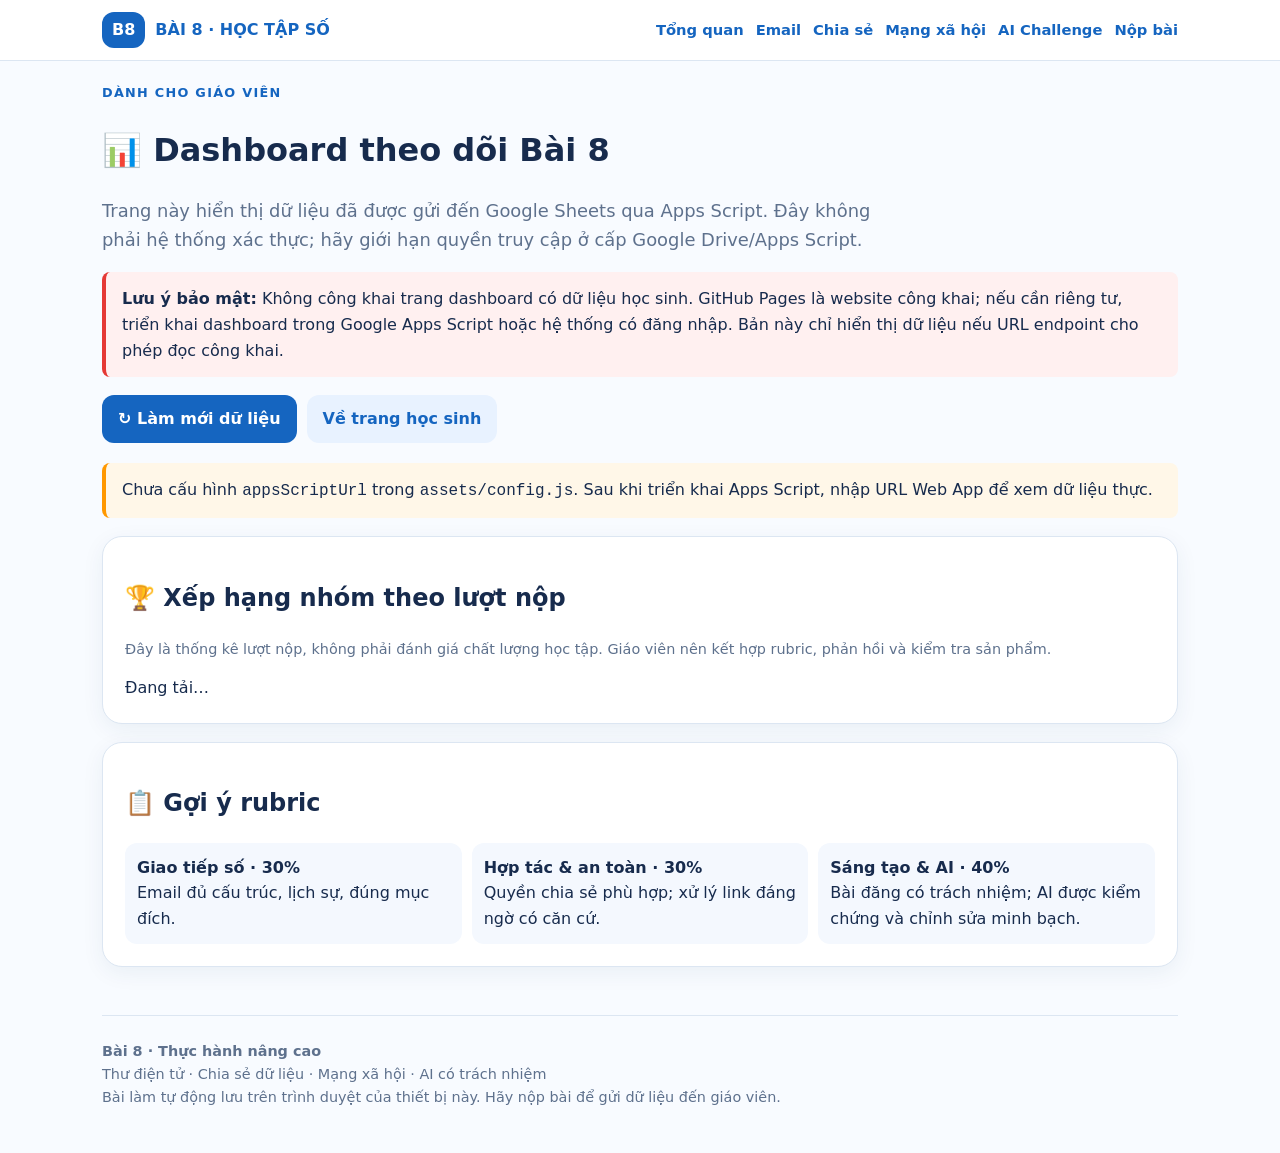
<file: teacher.html>
<!doctype html>
<html lang="vi"><head><meta charset="utf-8"><meta name="viewport" content="width=device-width,initial-scale=1"><meta name="theme-color" content="#1565C0"><title>Dashboard giáo viên | Bài 8 Tin học 11</title><link rel="stylesheet" href="assets/style.css"><script src="assets/config.js"></script><script defer src="assets/app.js"></script></head><body>
<header class="topbar"><div class="nav"><a class="brand" href="index.html"><span class="brandmark">B8</span><span>BÀI 8 · HỌC TẬP SỐ</span></a><nav class="navlinks"><a href="index.html">Tổng quan</a><a href="mission1_email.html">Email</a><a href="mission3_share.html">Chia sẻ</a><a href="mission4_social.html">Mạng xã hội</a><a href="mission5_ai.html">AI Challenge</a><a href="submit.html">Nộp bài</a></nav></div></header>
<main class="wrap">
<div class="eyebrow">DÀNH CHO GIÁO VIÊN</div><h1>📊 Dashboard theo dõi Bài 8</h1><p class="lead">Trang này hiển thị dữ liệu đã được gửi đến Google Sheets qua Apps Script. Đây không phải hệ thống xác thực; hãy giới hạn quyền truy cập ở cấp Google Drive/Apps Script.</p>
<div class="notice danger-note"><strong>Lưu ý bảo mật:</strong> Không công khai trang dashboard có dữ liệu học sinh. GitHub Pages là website công khai; nếu cần riêng tư, triển khai dashboard trong Google Apps Script hoặc hệ thống có đăng nhập. Bản này chỉ hiển thị dữ liệu nếu URL endpoint cho phép đọc công khai.</div>
<div class="actions"><button onclick="loadDashboard()">↻ Làm mới dữ liệu</button><a class="btn secondary" href="index.html">Về trang học sinh</a></div><section id="dashboardData" style="margin-top:20px"><div class="card">Đang tải cấu hình…</div></section><section class="card" style="margin-top:18px"><h2>🏆 Xếp hạng nhóm theo lượt nộp</h2><p class="muted small">Đây là thống kê lượt nộp, không phải đánh giá chất lượng học tập. Giáo viên nên kết hợp rubric, phản hồi và kiểm tra sản phẩm.</p><div id="rankData">Đang tải…</div></section><section class="card" style="margin-top:18px"><h2>📋 Gợi ý rubric</h2><div class="rubric"><div><strong>Giao tiếp số · 30%</strong><br>Email đủ cấu trúc, lịch sự, đúng mục đích.</div><div><strong>Hợp tác & an toàn · 30%</strong><br>Quyền chia sẻ phù hợp; xử lý link đáng ngờ có căn cứ.</div><div><strong>Sáng tạo & AI · 40%</strong><br>Bài đăng có trách nhiệm; AI được kiểm chứng và chỉnh sửa minh bạch.</div></div></section>
<footer class="footer"><strong>Bài 8 · Thực hành nâng cao</strong><br>Thư điện tử · Chia sẻ dữ liệu · Mạng xã hội · AI có trách nhiệm<br><span class="small">Bài làm tự động lưu trên trình duyệt của thiết bị này. Hãy nộp bài để gửi dữ liệu đến giáo viên.</span></footer></main></body></html>
</file>
<file: assets/style.css>
:root{--primary:#1565C0;--secondary:#42A5F5;--accent:#FF9800;--success:#43A047;--danger:#E53935;--bg:#F8FBFF;--ink:#172B4D;--muted:#5E718D;--line:#DCE6F2;--card:#fff}
*{box-sizing:border-box}html{scroll-behavior:smooth}body{margin:0;background:var(--bg);color:var(--ink);font:16px/1.6 Inter,system-ui,-apple-system,"Segoe UI",sans-serif}a{color:var(--primary)}button,input,textarea,select{font:inherit}button,.btn{border:0;border-radius:12px;background:var(--primary);color:white;padding:11px 16px;cursor:pointer;text-decoration:none;display:inline-flex;align-items:center;justify-content:center;gap:8px;font-weight:650}button:hover,.btn:hover{filter:brightness(.94)}.btn.secondary{background:#E8F2FF;color:var(--primary)}.btn.orange{background:var(--accent);color:#222}.wrap{max-width:1120px;margin:auto;padding:22px}.topbar{background:#fff;border-bottom:1px solid var(--line);position:sticky;top:0;z-index:5}.nav{max-width:1120px;margin:auto;padding:12px 22px;display:flex;align-items:center;justify-content:space-between;gap:14px}.brand{font-weight:850;color:var(--primary);text-decoration:none;display:flex;align-items:center;gap:10px}.brandmark{background:var(--primary);color:white;border-radius:12px;padding:5px 10px}.navlinks{display:flex;gap:12px;flex-wrap:wrap}.navlinks a{text-decoration:none;font-size:.92rem;font-weight:650}.hero{background:linear-gradient(120deg,#E8F2FF,#fff 58%,#FFF3DF);border:1px solid var(--line);border-radius:26px;padding:clamp(24px,5vw,52px);margin:22px 0}.eyebrow{color:var(--primary);font-size:.8rem;letter-spacing:.1em;text-transform:uppercase;font-weight:800}.hero h1{font-size:clamp(2rem,5vw,3.3rem);line-height:1.1;max-width:850px;margin:.5rem 0 1rem}.lead{font-size:1.12rem;color:var(--muted);max-width:780px}.pills{display:flex;gap:8px;flex-wrap:wrap;margin:18px 0}.pill{border-radius:99px;background:#fff;border:1px solid var(--line);padding:6px 12px;font-size:.88rem}.grid{display:grid;grid-template-columns:repeat(12,minmax(0,1fr));gap:18px}.card{background:var(--card);border:1px solid var(--line);border-radius:20px;padding:22px;box-shadow:0 6px 22px #173a6410}.span-4{grid-column:span 4}.span-5{grid-column:span 5}.span-6{grid-column:span 6}.span-7{grid-column:span 7}.span-8{grid-column:span 8}.span-12{grid-column:span 12}.task-card{display:flex;flex-direction:column;min-height:210px}.task-icon{font-size:1.8rem}.task-card h3{margin:.4rem 0}.task-card p{color:var(--muted);flex:1}.section-title{margin:30px 0 14px;font-size:1.5rem}.muted{color:var(--muted)}.notice{border-left:4px solid var(--accent);background:#FFF7E8;padding:14px 16px;border-radius:8px}.success-note{border-left-color:var(--success);background:#EDFAEF}.danger-note{border-left-color:var(--danger);background:#FFF0F0}.field{display:flex;flex-direction:column;gap:6px;margin:14px 0}.field label{font-weight:750}.field small{color:var(--muted)}input,textarea,select{width:100%;padding:12px 13px;border:1px solid #C7D5E7;border-radius:12px;background:white;color:var(--ink)}textarea{min-height:110px;resize:vertical}.checkrow{display:flex;gap:10px;align-items:flex-start;padding:10px 0}.checkrow input{width:auto;margin-top:6px}.actions{display:flex;gap:10px;flex-wrap:wrap;margin-top:18px}.progress{height:10px;background:#E7EEF7;border-radius:99px;overflow:hidden}.progress>div{height:100%;background:var(--success);width:0;transition:width .2s}.metric{font-size:2rem;font-weight:850;color:var(--primary)}.footer{margin-top:48px;border-top:1px solid var(--line);padding:24px 0;color:var(--muted);font-size:.9rem}.small{font-size:.9rem}.badge{display:inline-block;border-radius:8px;padding:3px 8px;background:#E8F2FF;color:var(--primary);font-size:.8rem;font-weight:750}.badge.ok{background:#E8F7EA;color:#237A2C}.badge.pending{background:#FFF2DB;color:#8A5100}.tablewrap{overflow-x:auto}table{width:100%;border-collapse:collapse;background:white}th,td{text-align:left;padding:12px;border-bottom:1px solid var(--line);vertical-align:top}th{background:#EEF5FF}.hidden{display:none!important}.preview{white-space:pre-wrap;background:#F5F8FC;border:1px dashed #C7D5E7;border-radius:12px;padding:14px}.mission-nav{display:flex;gap:8px;flex-wrap:wrap;margin:16px 0}.mission-nav a{border:1px solid var(--line);background:white;border-radius:10px;padding:7px 10px;text-decoration:none;font-size:.9rem}.callout{display:flex;gap:12px;align-items:flex-start}.callout strong{display:block}.rubric{display:grid;grid-template-columns:repeat(3,1fr);gap:10px}.rubric div{background:#F4F8FE;border-radius:12px;padding:12px}.filehint{font-size:.88rem;color:var(--muted)}@media(max-width:760px){.wrap{padding:14px}.nav{align-items:flex-start;flex-direction:column}.navlinks{gap:9px}.span-4,.span-5,.span-6,.span-7,.span-8{grid-column:span 12}.hero{border-radius:18px}.rubric{grid-template-columns:1fr}.card{padding:17px}}
</file>
